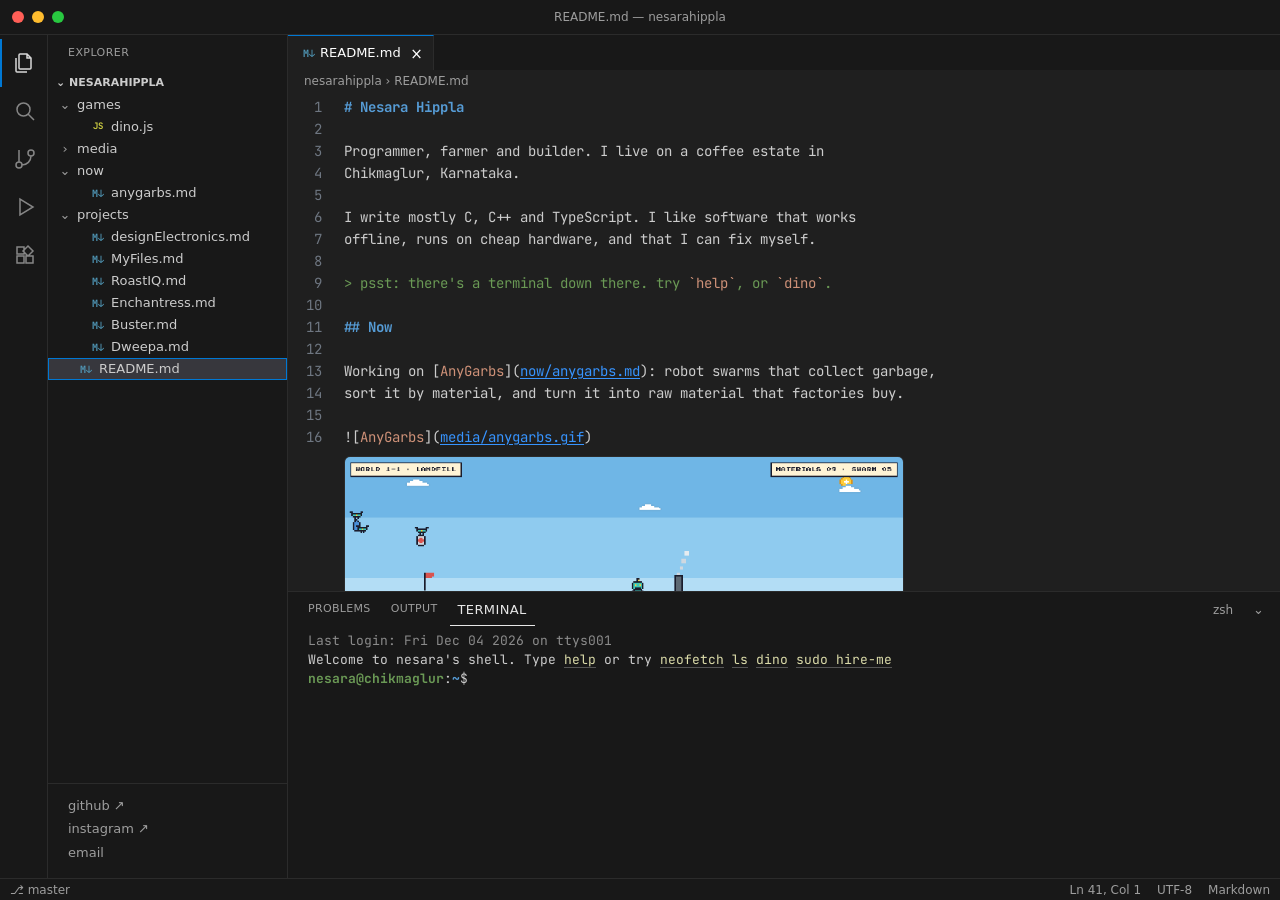
<file: index.html>
<!doctype html>
<html lang="en">
  <head>
    <meta charset="utf-8" />
    <link rel="icon" href="/favicon.ico" />
    <meta name="viewport" content="width=device-width,initial-scale=1" />
    <meta name="theme-color" content="#181818" />
    <meta
      name="description"
      content="Nesara Hippla is a founder and systems engineer in Chikmaglur, India, building AnyGarbs (AI robot swarms that turn garbage into raw materials). Shipped designElectronics, MyFiles, RoastIQ and several games in C, C++ and TypeScript."
    />
    <meta property="og:type" content="website" />
    <meta property="og:url" content="https://nesarahippla.com/" />
    <meta property="og:title" content="Nesara Hippla, founder and engineer" />
    <meta
      property="og:description"
      content="Building AnyGarbs: AI robot swarms that turn any garbage into raw materials. Previously shipped an electronics CAD app, an offline OCR document indexer and coffee-roasting telemetry."
    />
    <meta property="og:image" content="https://nesarahippla.com/logo512.png" />
    <meta name="twitter:card" content="summary" />
    <link rel="canonical" href="https://nesarahippla.com/" />
    <script type="application/ld+json">
      {
        "@context": "https://schema.org",
        "@type": "Person",
        "name": "Nesara Hippla",
        "url": "https://nesarahippla.com",
        "email": "mailto:nesara.hippla@gmail.com",
        "jobTitle": "Founder & Engineer",
        "homeLocation": { "@type": "Place", "name": "Chikmaglur, Karnataka, India" },
        "knowsAbout": [
          "Robotics",
          "Recycling",
          "C",
          "C++",
          "SDL3",
          "TypeScript",
          "Node.js",
          "PostgreSQL",
          "ESP32",
          "PCB design",
          "Game development"
        ],
        "sameAs": [
          "https://github.com/rORrEtboLt",
          "https://www.instagram.com/nesara.hippla/",
          "https://anygarbs.com"
        ]
      }
    </script>
    <link rel="preconnect" href="https://fonts.googleapis.com" />
    <link rel="preconnect" href="https://fonts.gstatic.com" crossorigin />
    <link
      href="https://fonts.googleapis.com/css2?family=Inter:wght@400;500;600;700&family=JetBrains+Mono:wght@400;500&display=swap"
      rel="stylesheet"
    />
    <link rel="apple-touch-icon" href="/logo192.png" />
    <link rel="manifest" href="/manifest.json" />
    <title>Nesara Hippla, founder and engineer building AnyGarbs</title>
    <script defer="defer" src="/static/js/main.0056b66b.js"></script>
    <link href="/static/css/main.af36d334.css" rel="stylesheet" />
  </head>
  <body>
    <noscript>
      <h1>Nesara Hippla, founder and engineer</h1>
      <p>
        I'm a programmer, builder and farmer in Chikmaglur, India. Now building
        <a href="https://anygarbs.com">AnyGarbs</a>
        : AI robot swarms that turn any garbage into raw materials.
      </p>
      <p>
        Shipped:
        <a href="https://github.com/rORrEtboLt/designElectronics">designElectronics</a>
        (electronics CAD, C++/SDL3),
        <a href="https://github.com/rORrEtboLt/MyFiles">MyFiles</a>
        (offline OCR document index, C + Node/PostgreSQL),
        <a href="https://rorretbolt.github.io/roastiq.github.io/">RoastIQ</a>
        (ESP32 roasting telemetry), and several games.
      </p>
      <p>
        <a href="mailto:nesara.hippla@gmail.com">nesara.hippla@gmail.com</a>
        ·
        <a href="https://github.com/rORrEtboLt">GitHub</a>
      </p>
    </noscript>
    <div id="root"></div>
  </body>
</html>
</file>
<file: static/css/main.af36d334.css>
body {
  -moz-osx-font-smoothing: grayscale;
  font-family:
    -apple-system,
    BlinkMacSystemFont,
    Segoe UI,
    Roboto,
    Oxygen,
    Ubuntu,
    Cantarell,
    Fira Sans,
    Droid Sans,
    Helvetica Neue,
    sans-serif;
  margin: 0;
}
code {
  font-family:
    source-code-pro,
    Menlo,
    Monaco,
    Consolas,
    Courier New,
    monospace;
}
:root {
  --bg: #fff;
  --text: #1d1d1f;
  --text-secondary: #6e6e73;
  --border: #d2d2d7;
  --surface: #f5f5f7;
  --radius: 12px;
  --max-width: 1200px;
  --page-px: 48px;
  font-synthesis: none;
}
* {
  box-sizing: border-box;
  margin: 0;
  padding: 0;
}
html {
  scroll-behavior: smooth;
}
body {
  -webkit-font-smoothing: antialiased;
  background: #fff;
  background: var(--bg);
  color: #1d1d1f;
  color: var(--text);
  font-family:
    ui-sans-serif,
    system-ui,
    -apple-system,
    Segoe UI,
    Roboto,
    Helvetica Neue,
    Arial,
    sans-serif;
  line-height: 1.5;
  text-rendering: optimizeLegibility;
}
a {
  color: inherit;
  text-decoration: none;
}
a:hover {
  text-decoration: underline;
}
img {
  display: block;
  max-width: 100%;
}
.page {
  display: flex;
  flex-direction: column;
  min-height: 100vh;
}
.page-header {
  backdrop-filter: blur(20px);
  -webkit-backdrop-filter: blur(20px);
  background: #ffffffe6;
  border-bottom: 1px solid #d2d2d7;
  border-bottom: 1px solid var(--border);
  position: sticky;
  top: 0;
  z-index: 10;
}
.page-header-inner {
  align-items: center;
  display: flex;
  height: 56px;
  justify-content: space-between;
  margin: 0 auto;
  max-width: 1200px;
  max-width: var(--max-width);
  padding: 0 48px;
  padding: 0 var(--page-px);
}
.brand {
  color: #1d1d1f;
  color: var(--text);
  font-size: 18px;
  font-weight: 600;
  letter-spacing: -0.3px;
}
.brand:hover {
  text-decoration: none;
}
.header-nav {
  display: flex;
  gap: 32px;
}
.header-nav a {
  color: #6e6e73;
  color: var(--text-secondary);
  font-size: 14px;
  transition: color 0.15s ease;
}
.header-nav a.active,
.header-nav a:hover {
  color: #1d1d1f;
  color: var(--text);
  text-decoration: none;
}
.page-main {
  flex: 1 1;
  margin: 0 auto;
  max-width: 1200px;
  max-width: var(--max-width);
  padding: 0 48px;
  padding: 0 var(--page-px);
  width: 100%;
}
.page-footer {
  border-top: 1px solid #d2d2d7;
  border-top: 1px solid var(--border);
  margin-top: auto;
  padding: 40px 48px;
  padding: 40px var(--page-px);
}
.footer-inner {
  display: flex;
  flex-direction: column;
  gap: 24px;
  margin: 0 auto;
  max-width: 1200px;
  max-width: var(--max-width);
}
.footer-links {
  display: flex;
  flex-wrap: wrap;
  gap: 24px;
}
.footer-links a {
  color: #6e6e73;
  color: var(--text-secondary);
  font-size: 13px;
}
.footer-links a:hover {
  color: #1d1d1f;
  color: var(--text);
}
.footer-copy {
  color: #6e6e73;
  color: var(--text-secondary);
  font-size: 13px;
}
.linktree {
  align-items: center;
  background: #fff;
  background: var(--bg);
  display: flex;
  justify-content: center;
  min-height: 100vh;
  padding: 48px 24px;
}
.linktree-inner {
  max-width: 520px;
  width: 100%;
}
.linktree-profile {
  margin-bottom: 40px;
  text-align: center;
}
.linktree-avatar {
  align-items: center;
  background: #1d1d1f;
  background: var(--text);
  border-radius: 50%;
  color: #fff;
  color: var(--bg);
  display: flex;
  font-size: 28px;
  font-weight: 700;
  height: 88px;
  justify-content: center;
  letter-spacing: 1px;
  margin: 0 auto 20px;
  width: 88px;
}
.linktree-name {
  color: #1d1d1f;
  color: var(--text);
  font-size: clamp(22px, 5vw, 28px);
  font-weight: 700;
  letter-spacing: -0.5px;
  margin-bottom: 6px;
}
.linktree-tagline {
  font-size: 16px;
  margin-bottom: 4px;
}
.linktree-location,
.linktree-tagline {
  color: #6e6e73;
  color: var(--text-secondary);
}
.linktree-location {
  font-size: 13px;
}
.linktree-links {
  display: flex;
  flex-direction: column;
  gap: 12px;
}
.linktree-link {
  align-items: center;
  background: #fff;
  background: var(--bg);
  border: 1px solid #d2d2d7;
  border: 1px solid var(--border);
  border-radius: 12px;
  border-radius: var(--radius);
  cursor: pointer;
  display: flex;
  flex-direction: row;
  gap: 18px;
  padding: 16px 22px;
  transition:
    background 0.15s ease,
    border-color 0.15s ease,
    transform 0.15s ease,
    box-shadow 0.15s ease;
}
.linktree-link:hover {
  background: #f5f5f7;
  background: var(--surface);
  border-color: #6e6e73;
  border-color: var(--text-secondary);
  box-shadow: 0 4px 12px #0000000f;
  text-decoration: none;
  transform: translateY(-2px);
}
.linktree-link:active {
  transform: translateY(0);
}
.linktree-link-text {
  color: #1d1d1f;
  color: var(--text);
  font-size: 15px;
  font-weight: 600;
  letter-spacing: -0.2px;
}
.linktree-link-sub {
  color: #6e6e73;
  color: var(--text-secondary);
  font-size: 13px;
}
.linktree-link--coffee {
  background: #1d1d1f;
  background: var(--text);
  border-color: #1d1d1f;
  border-color: var(--text);
}
.linktree-link--coffee:hover {
  background: #333;
  border-color: #333;
}
.linktree-link--coffee .linktree-link-text {
  color: #fff;
  color: var(--bg);
}
.linktree-link--coffee .linktree-link-sub {
  color: #ffffffb3;
}
.linktree-divider {
  background: #d2d2d7;
  background: var(--border);
  height: 1px;
  margin: 8px 0;
}
.linktree-footer {
  color: #6e6e73;
  color: var(--text-secondary);
  font-size: 13px;
  margin-top: 40px;
  text-align: center;
}
.link-icon-view {
  flex-shrink: 0;
  height: 80px;
  width: 80px;
}
@media (max-width: 420px) {
  .link-icon-view {
    height: 64px;
    width: 64px;
  }
}
.linktree-link-content {
  align-items: flex-start;
  display: flex;
  flex-direction: column;
  gap: 2px;
}
.project-grid {
  grid-gap: 20px;
  display: grid;
  gap: 20px;
  grid-template-columns: repeat(3, 1fr);
  padding: 64px 0 96px;
}
@media (max-width: 900px) {
  .project-grid {
    grid-template-columns: repeat(2, 1fr);
  }
}
@media (max-width: 580px) {
  .project-grid {
    grid-template-columns: 1fr;
  }
  :root {
    --page-px: 24px;
  }
}
.project-tile {
  cursor: pointer;
  display: block;
}
.project-tile:hover {
  text-decoration: none;
}
.project-tile:hover .tile-img img {
  filter: grayscale(0);
  transform: scale(1.03);
}
.project-tile:hover .tile-name {
  text-decoration: underline;
  text-decoration-color: #1d1d1f;
  text-decoration-color: var(--text);
}
.tile-img {
  aspect-ratio: 4/3;
  background: #f5f5f7;
  background: var(--surface);
  border-radius: 12px;
  border-radius: var(--radius);
  margin-bottom: 16px;
  overflow: hidden;
  width: 100%;
}
.tile-img img {
  filter: grayscale(100%);
  height: 100%;
  object-fit: cover;
  transition:
    filter 0.4s ease,
    transform 0.4s ease;
  width: 100%;
}
.tile-name {
  color: #1d1d1f;
  color: var(--text);
  font-size: 17px;
  font-weight: 600;
  letter-spacing: -0.3px;
  margin-bottom: 4px;
}
.tile-desc {
  color: #6e6e73;
  color: var(--text-secondary);
  font-size: 14px;
  line-height: 1.4;
}
.work-hero-figure {
  margin: 48px 0 56px;
}
.work-hero {
  aspect-ratio: 16/7;
  border-radius: 12px;
  border-radius: var(--radius);
  object-fit: cover;
  width: 100%;
}
.work-img-caption {
  color: #6e6e73;
  color: var(--text-secondary);
  font-size: 13px;
  font-style: italic;
  margin-top: 8px;
  text-align: center;
}
.work-gallery-figure {
  display: flex;
  flex-direction: column;
}
.work-header {
  margin-bottom: 48px;
  max-width: 680px;
}
.work-title {
  color: #1d1d1f;
  color: var(--text);
  font-size: clamp(28px, 5vw, 40px);
  font-weight: 700;
  letter-spacing: -0.5px;
  margin-bottom: 12px;
}
.work-tagline {
  color: #6e6e73;
  color: var(--text-secondary);
  font-size: 18px;
  line-height: 1.5;
}
.work-story {
  color: #1d1d1f;
  color: var(--text);
  font-size: 17px;
  line-height: 1.7;
  margin-bottom: 56px;
  max-width: 680px;
}
.work-story p + p {
  margin-top: 16px;
}
.work-gallery {
  grid-gap: 16px;
  display: grid;
  gap: 16px;
  grid-template-columns: repeat(3, 1fr);
  margin-bottom: 56px;
}
@media (max-width: 680px) {
  .work-gallery {
    grid-template-columns: 1fr;
  }
}
.work-gallery img {
  aspect-ratio: 4/3;
  border-radius: 12px;
  border-radius: var(--radius);
  object-fit: cover;
  width: 100%;
}
.work-videos {
  margin-bottom: 56px;
}
.work-videos-title {
  color: #6e6e73;
  color: var(--text-secondary);
  font-size: 15px;
  font-weight: 600;
  letter-spacing: 0.06em;
  margin-bottom: 20px;
  text-transform: uppercase;
}
.work-video-grid {
  grid-gap: 16px;
  display: grid;
  gap: 16px;
  grid-template-columns: repeat(3, 1fr);
}
@media (max-width: 680px) {
  .work-video-grid {
    grid-template-columns: 1fr;
  }
}
.video-card {
  display: flex;
  flex-direction: column;
}
.video-card-inner {
  aspect-ratio: 4/3;
  background: #111;
  border-radius: 12px;
  border-radius: var(--radius);
  cursor: pointer;
  overflow: hidden;
  position: relative;
}
.video-card-player {
  display: block;
  height: 100%;
  object-fit: cover;
  transition: transform 0.4s ease;
  width: 100%;
}
.video-card-inner:hover .video-card-player {
  transform: scale(1.03);
}
.video-card-overlay {
  align-items: center;
  display: flex;
  inset: 0;
  justify-content: center;
  position: absolute;
  transition: opacity 0.25s ease;
}
.video-card-overlay--hidden {
  opacity: 0;
}
.video-play-icon {
  filter: drop-shadow(0 2px 8px rgba(0, 0, 0, 0.4));
  height: 48px;
  width: 48px;
}
.work-closing {
  border-bottom: 1px solid #d2d2d7;
  border-bottom: 1px solid var(--border);
  border-top: 1px solid #d2d2d7;
  border-top: 1px solid var(--border);
  margin-bottom: 40px;
  max-width: 600px;
  padding: 32px 0;
}
.work-closing p {
  color: #6e6e73;
  color: var(--text-secondary);
  font-size: 17px;
  font-style: italic;
  line-height: 1.6;
}
.work-contact {
  margin-bottom: 48px;
}
.work-contact p {
  color: #6e6e73;
  color: var(--text-secondary);
  font-size: 15px;
  margin-bottom: 12px;
}
.work-contact a {
  color: #1d1d1f;
  color: var(--text);
  font-size: 15px;
  text-decoration: underline;
  text-underline-offset: 3px;
}
.back-link,
.work-contact a {
  align-items: center;
  display: inline-flex;
  gap: 6px;
}
.back-link {
  color: #6e6e73;
  color: var(--text-secondary);
  font-size: 14px;
  margin-bottom: 64px;
  transition: color 0.15s ease;
}
.back-link:hover {
  color: #1d1d1f;
  color: var(--text);
  text-decoration: none;
}
.admin-page {
  background: #fff;
  background: var(--bg);
  min-height: 100vh;
  padding: 48px;
  padding: 48px var(--page-px);
}
.admin-inner {
  margin: 0 auto;
  max-width: 640px;
}
.admin-title {
  font-size: 28px;
  font-weight: 700;
  margin-bottom: 32px;
}
.admin-token-section {
  background: #f5f5f7;
  background: var(--surface);
  border-radius: 12px;
  border-radius: var(--radius);
  margin-bottom: 40px;
  padding: 20px;
}
.admin-token-hint {
  color: #6e6e73;
  color: var(--text-secondary);
  font-size: 14px;
  line-height: 1.5;
  margin-bottom: 12px;
}
.admin-token-hint a {
  color: #1d1d1f;
  color: var(--text);
  text-decoration: underline;
}
.admin-token-row {
  display: flex;
  gap: 8px;
}
.admin-token-input {
  background: #fff;
  background: var(--bg);
  border: 1px solid #d2d2d7;
  border: 1px solid var(--border);
  border-radius: 8px;
  color: #1d1d1f;
  color: var(--text);
  flex: 1 1;
  font-size: 14px;
  padding: 10px 14px;
}
.admin-token-save {
  background: #1d1d1f;
  background: var(--text);
  border: none;
  border-radius: 8px;
  color: #fff;
  color: var(--bg);
  cursor: pointer;
  font-size: 14px;
  font-weight: 600;
  padding: 10px 20px;
}
.admin-token-save:disabled {
  cursor: default;
  opacity: 0.4;
}
.admin-token-saved {
  align-items: center;
  color: #1d1d1f;
  color: var(--text);
  display: flex;
  font-size: 14px;
  justify-content: space-between;
}
.admin-token-clear {
  background: none;
  border: 1px solid #d2d2d7;
  border: 1px solid var(--border);
  border-radius: 6px;
  color: #6e6e73;
  color: var(--text-secondary);
  cursor: pointer;
  font-size: 13px;
  padding: 4px 12px;
}
.admin-project-section {
  margin-bottom: 40px;
}
.admin-project-name {
  font-size: 18px;
  font-weight: 600;
  margin-bottom: 16px;
}
.admin-slots {
  grid-gap: 12px;
  display: grid;
  gap: 12px;
  grid-template-columns: 1fr 1fr;
}
@media (max-width: 480px) {
  .admin-slots {
    grid-template-columns: 1fr;
  }
}
.upload-slot {
  -webkit-tap-highlight-color: transparent;
  align-items: center;
  border: 1.5px dashed #d2d2d7;
  border: 1.5px dashed var(--border);
  border-radius: 12px;
  border-radius: var(--radius);
  cursor: pointer;
  display: flex;
  gap: 14px;
  padding: 14px;
  transition:
    border-color 0.2s,
    background 0.2s;
  -webkit-user-select: none;
  user-select: none;
}
.upload-slot:active {
  background: #f5f5f7;
  background: var(--surface);
}
.upload-slot--done {
  background: #f0fff4;
  border-color: #34c759;
  border-style: solid;
}
.upload-slot--error {
  background: #fff5f5;
  border-color: #ff3b30;
}
.upload-slot--uploading {
  cursor: default;
  opacity: 0.7;
}
.upload-slot-preview {
  object-fit: cover;
}
.upload-slot-icon,
.upload-slot-preview {
  border-radius: 8px;
  flex-shrink: 0;
  height: 48px;
  width: 48px;
}
.upload-slot-icon {
  align-items: center;
  background: #f5f5f7;
  background: var(--surface);
  display: flex;
  font-size: 22px;
  justify-content: center;
}
.upload-slot--done .upload-slot-icon {
  background: #34c759;
  color: #fff;
  font-size: 20px;
  font-weight: 700;
}
.upload-slot--error .upload-slot-icon {
  background: #ff3b30;
  color: #fff;
  font-size: 20px;
  font-weight: 700;
}
.upload-slot-info {
  display: flex;
  flex-direction: column;
  gap: 2px;
  overflow: hidden;
}
.upload-slot-label {
  color: #1d1d1f;
  color: var(--text);
  font-size: 13px;
  font-weight: 500;
}
.upload-slot-filename,
.upload-slot-label {
  overflow: hidden;
  text-overflow: ellipsis;
  white-space: nowrap;
}
.upload-slot-filename {
  color: #6e6e73;
  color: var(--text-secondary);
  font-family: ui-monospace, monospace;
  font-size: 11px;
}
.upload-spinner {
  animation: spin 0.7s linear infinite;
  border: 2px solid #d2d2d7;
  border-top-color: #1d1d1f;
  border: 2px solid var(--border);
  border-radius: 50%;
  border-top-color: var(--text);
  display: block;
  height: 20px;
  width: 20px;
}
@keyframes spin {
  to {
    transform: rotate(1turn);
  }
}
.admin-locked-note {
  color: #6e6e73;
  color: var(--text-secondary);
  font-size: 13px;
  margin-top: 16px;
  text-align: center;
}
.about-layout {
  grid-gap: 80px;
  align-items: start;
  display: grid;
  gap: 80px;
  grid-template-columns: 1fr 340px;
  padding: 64px 0 96px;
}
@media (max-width: 860px) {
  .about-layout {
    gap: 48px;
    grid-template-columns: 1fr;
  }
}
.about-bio {
  color: #1d1d1f;
  color: var(--text);
  font-size: 17px;
  line-height: 1.75;
}
.about-bio p + p {
  margin-top: 16px;
}
.about-bio h2 {
  color: #1d1d1f;
  color: var(--text);
  font-size: 22px;
  font-weight: 600;
  letter-spacing: -0.3px;
  margin: 40px 0 12px;
}
.about-sidebar {
  display: flex;
  flex-direction: column;
  gap: 32px;
  position: sticky;
  top: 80px;
}
.about-card {
  border: 1px solid #d2d2d7;
  border: 1px solid var(--border);
  border-radius: 12px;
  border-radius: var(--radius);
  padding: 24px;
}
.about-card h3 {
  color: #6e6e73;
  color: var(--text-secondary);
  font-size: 13px;
  letter-spacing: 0.06em;
  margin-bottom: 14px;
  text-transform: uppercase;
}
.about-card ul {
  display: flex;
  flex-direction: column;
  gap: 10px;
  list-style: none;
}
.about-card li {
  font-size: 14px;
}
.about-card a,
.about-card li {
  color: #1d1d1f;
  color: var(--text);
}
.about-card a {
  text-decoration: underline;
  text-underline-offset: 3px;
}
.about-card a:hover {
  text-decoration: none;
}
@media (max-width: 860px) {
  .about-sidebar {
    position: static;
  }
}
.enchantress-page {
  max-width: 680px;
  padding: 64px 0 96px;
}
.enchantress-page h1 {
  color: #1d1d1f;
  color: var(--text);
  font-size: clamp(28px, 5vw, 40px);
  font-weight: 700;
  letter-spacing: -0.5px;
  margin-bottom: 8px;
}
.enchantress-subtitle {
  color: #6e6e73;
  color: var(--text-secondary);
  font-size: 15px;
  margin-bottom: 40px;
}
.enchantress-tagline {
  color: #6e6e73;
  color: var(--text-secondary);
  font-size: 18px;
  margin-bottom: 32px;
}
.enchantress-hero-text {
  color: #1d1d1f;
  color: var(--text);
  font-size: 20px;
  line-height: 1.6;
  margin-bottom: 48px;
}
.enchantress-page section {
  margin-bottom: 40px;
}
.enchantress-page h2 {
  font-size: 22px;
  letter-spacing: -0.3px;
  margin-bottom: 12px;
}
.enchantress-page h2,
.enchantress-page h3 {
  color: #1d1d1f;
  color: var(--text);
  font-weight: 600;
}
.enchantress-page h3 {
  font-size: 17px;
  margin: 20px 0 8px;
}
.enchantress-page p {
  color: #1d1d1f;
  color: var(--text);
  font-size: 17px;
  line-height: 1.75;
  margin-bottom: 12px;
}
.enchantress-page a {
  color: #1d1d1f;
  color: var(--text);
  text-decoration: underline;
  text-underline-offset: 3px;
}
.enchantress-features {
  display: flex;
  flex-direction: column;
  gap: 10px;
  list-style: none;
  padding: 0;
}
.enchantress-features li {
  color: #1d1d1f;
  color: var(--text);
  font-size: 17px;
  line-height: 1.5;
  padding-left: 20px;
  position: relative;
}
.enchantress-features li:before {
  color: #6e6e73;
  color: var(--text-secondary);
  content: "\2022";
  left: 0;
  position: absolute;
}
.vs {
  --vs-bg: #1f1f1f;
  --vs-side: #181818;
  --vs-bar: #181818;
  --vs-border: #2b2b2b;
  --vs-text: #ccc;
  --vs-muted: #9d9d9d;
  --vs-ln: #6e7681;
  --vs-select: #37373d;
  --vs-accent: #0078d4;
  --vs-mono: "JetBrains Mono", Menlo, Monaco, Consolas, "Courier New", monospace;
  --vs-ui: -apple-system, BlinkMacSystemFont, "Segoe UI", system-ui, sans-serif;
  background: var(--vs-bg);
  color: var(--vs-text);
  display: flex;
  flex-direction: column;
  font-family: var(--vs-ui);
  font-size: 13px;
  inset: 0;
  position: fixed;
}
body:has(.vs) {
  background: #1f1f1f;
}
.vs button {
  background: none;
  border: 0;
  color: inherit;
  cursor: pointer;
  font: inherit;
}
.vs-titlebar {
  align-items: center;
  background: var(--vs-bar);
  border-bottom: 1px solid var(--vs-border);
  display: flex;
  flex: none;
  height: 35px;
  justify-content: center;
  position: relative;
}
.vs-lights {
  display: flex;
  gap: 8px;
  left: 12px;
  position: absolute;
}
.vs-lights i {
  background: #ff5f57;
  border-radius: 50%;
  height: 12px;
  width: 12px;
}
.vs-lights i:nth-child(2) {
  background: #febc2e;
}
.vs-lights i:nth-child(3) {
  background: #28c840;
}
.vs-menu {
  display: none;
  font-size: 16px;
  left: 8px;
  padding: 4px 8px;
  position: absolute;
}
.vs-title {
  color: var(--vs-muted);
  font-size: 12px;
}
.vs-body {
  display: flex;
  flex: 1 1;
  min-height: 0;
  position: relative;
}
.vs-activity {
  background: var(--vs-side);
  border-right: 1px solid var(--vs-border);
  flex: none;
  padding-top: 4px;
  width: 48px;
}
.vs-activity-item {
  align-items: center;
  border-left: 2px solid #0000;
  color: #868686;
  display: flex;
  height: 48px;
  justify-content: center;
}
.vs-activity-item.active {
  border-left-color: var(--vs-accent);
  color: #d7d7d7;
}
.vs-sidebar {
  background: var(--vs-side);
  border-right: 1px solid var(--vs-border);
  display: flex;
  flex: none;
  flex-direction: column;
  overflow-y: auto;
  width: 240px;
}
.vs-sidebar-title {
  color: var(--vs-muted);
  font-size: 11px;
  letter-spacing: 0.04em;
  padding: 10px 20px;
}
.vs-tree-root {
  font-size: 11px;
  font-weight: 700;
  padding: 3px 8px;
}
.vs-tree-row {
  align-items: center;
  border: 1px solid #0000 !important;
  display: flex;
  gap: 4px;
  height: 22px;
  text-align: left;
  white-space: nowrap;
  width: 100%;
}
.vs-tree-row:hover {
  background: #2a2d2e !important;
}
.vs-tree-row.selected {
  background: var(--vs-select) !important;
  border-color: var(--vs-accent) !important;
}
.vs-chevron {
  color: var(--vs-muted);
  width: 16px;
}
.vs-chevron,
.vs-icon {
  flex: none;
  text-align: center;
}
.vs-icon {
  font-family: var(--vs-mono);
  font-size: 10px;
  font-weight: 700;
  width: 18px;
}
.vs-icon-md {
  color: #519aba;
}
.vs-icon-img {
  color: #a074c4;
  font-size: 12px;
}
.vs-icon-vid {
  color: #f14c4c;
  font-size: 9px;
}
.vs-icon-js {
  color: #cbcb41;
  font-size: 9px;
}
.vs-sidebar-links {
  border-top: 1px solid var(--vs-border);
  display: flex;
  flex-direction: column;
  gap: 4px;
  margin-top: auto;
  padding: 12px 20px 16px;
}
.vs-sidebar-links a {
  color: var(--vs-muted);
  text-decoration: none;
}
.vs-sidebar-links a:hover {
  color: var(--vs-text);
}
.vs-main {
  display: flex;
  flex: 1 1;
  flex-direction: column;
  min-width: 0;
}
.vs-tabs {
  background: var(--vs-side);
  display: flex;
  flex: none;
  height: 35px;
  overflow-x: auto;
  scrollbar-width: none;
}
.vs-tab {
  align-items: center;
  border-right: 1px solid var(--vs-border);
  border-top: 1px solid #0000;
  color: var(--vs-muted);
  cursor: pointer;
  display: flex;
  gap: 2px;
  padding: 0 6px 0 12px;
  -webkit-user-select: none;
  user-select: none;
  white-space: nowrap;
}
.vs-tab.active {
  background: var(--vs-bg);
  border-top-color: var(--vs-accent);
  color: #fff;
}
.vs-tab-close {
  border-radius: 4px;
  font-size: 15px !important;
  height: 20px;
  line-height: 1;
  margin-left: 4px;
  opacity: 0;
  width: 20px;
}
.vs-tab.active .vs-tab-close,
.vs-tab:hover .vs-tab-close {
  opacity: 1;
}
.vs-tab-close:hover {
  background: #3c3c3c !important;
}
.vs-breadcrumbs {
  color: var(--vs-muted);
  flex: none;
  font-size: 12px;
  padding: 2px 16px 6px;
}
.vs-editor {
  flex: 1 1;
  font-family: var(--vs-mono);
  font-size: 14px;
  line-height: 22px;
  min-height: 0;
  overflow: auto;
}
.vs-lines {
  padding-bottom: 40px;
}
.vs-line {
  display: flex;
}
.vs-ln {
  color: var(--vs-ln);
  flex: none;
  padding-right: 22px;
  text-align: right;
  -webkit-user-select: none;
  user-select: none;
  width: 56px;
}
.vs-line:hover .vs-ln {
  color: #ccc;
}
.vs-code {
  flex: 1 1;
  min-width: 0;
  overflow-wrap: anywhere;
  padding-right: 24px;
  white-space: pre-wrap;
}
.md-heading {
  font-weight: 700;
}
.md-heading,
.md-heading-mark {
  color: #569cd6;
}
.md-list {
  color: #6796e6;
}
.md-quote {
  color: #6a9955;
}
.md-code {
  color: #ce9178;
}
.md-bold {
  color: #569cd6;
  font-weight: 700;
}
.md-punct {
  color: var(--vs-text);
}
.md-link {
  color: inherit;
  text-decoration: none;
}
.md-link-text {
  color: #ce9178;
}
.md-link-url {
  color: #3794ff;
  text-decoration: underline;
  text-underline-offset: 2px;
}
.md-link:hover .md-link-text {
  text-decoration: underline;
}
.md-media {
  display: block;
  margin: 8px 0 14px;
}
.md-media img,
.md-media video {
  border: 1px solid var(--vs-border);
  border-radius: 6px;
  cursor: zoom-in;
  display: block;
  image-rendering: auto;
  max-height: 380px;
  max-width: min(100%, 560px);
}
.vs-preview {
  align-items: center;
  background-color: #1a1a1a;
  background-image:
    linear-gradient(45deg, #222 25%, #0000 0), linear-gradient(-45deg, #222 25%, #0000 0),
    linear-gradient(45deg, #0000 75%, #222 0), linear-gradient(-45deg, #0000 75%, #222 0);
  background-position:
    0 0,
    0 10px,
    10px -10px,
    -10px 0;
  background-size: 20px 20px;
  display: flex;
  flex-direction: column;
  gap: 12px;
  justify-content: center;
  min-height: 100%;
  padding: 24px;
}
.vs-preview img,
.vs-preview video {
  box-shadow: 0 8px 32px #00000080;
  max-height: 70vh;
  max-width: 100%;
}
.vs-preview-caption {
  color: var(--vs-muted);
  font-family: var(--vs-ui);
  font-size: 13px;
  margin: 0;
}
.vs-game {
  padding: 16px 24px;
}
.vs-game-cmd {
  color: var(--vs-muted);
  margin-bottom: 6px;
}
.vs-game-note {
  margin: 6px 0;
}
.vs-game-canvas {
  background: #1b1b1b;
  border: 1px solid var(--vs-border);
  border-radius: 6px;
  cursor: pointer;
  display: block;
  height: 260px;
  max-width: 900px;
  touch-action: manipulation;
  width: 100%;
}
.vs-panel {
  background: var(--vs-side);
  border-top: 1px solid var(--vs-border);
  display: flex;
  flex: none;
  flex-direction: column;
}
.vs-panel.open {
  height: 34%;
  min-height: 180px;
}
.vs-panel-head {
  align-items: center;
  display: flex;
  flex: none;
  gap: 4px;
  height: 35px;
  padding: 0 8px 0 12px;
}
.vs-panel-tab {
  border-bottom: 1px solid #0000 !important;
  color: var(--vs-muted);
  font-size: 11px;
  letter-spacing: 0.03em;
  padding: 6px 8px;
}
.vs-panel-tab.active {
  border-bottom-color: #e7e7e7 !important;
  color: #e7e7e7;
}
.vs-panel-spacer {
  flex: 1 1;
}
.vs-panel-shell {
  color: var(--vs-muted);
  font-size: 12px;
  margin-right: 8px;
}
.vs-panel-toggle {
  color: var(--vs-muted) !important;
  font-size: 14px;
  padding: 2px 8px;
}
.vs-panel-body {
  display: flex;
  flex: 1 1;
  min-height: 0;
}
.vs-panel-body[hidden] {
  display: none;
}
.t-body {
  color: #ccc;
  cursor: text;
  flex: 1 1;
  font-family: var(--vs-mono);
  font-size: 13px;
  line-height: 19px;
  overflow-y: auto;
  padding: 4px 20px 12px;
}
.t-line {
  min-height: 19px;
  overflow-wrap: anywhere;
  white-space: pre-wrap;
}
.t-input-line {
  display: flex;
  white-space: pre;
}
.t-input {
  background: #0000;
  border: 0;
  caret-color: #ccc;
  color: inherit;
  flex: 1 1;
  font: inherit;
  min-width: 0;
  outline: 0;
  padding: 0;
}
.t-user {
  color: #6a9955;
  font-weight: 700;
}
.t-path {
  color: #569cd6;
  font-weight: 700;
}
.t-dim {
  color: #8b8b8b;
}
.t-ok {
  color: #6a9955;
}
.t-key {
  color: #569cd6;
  font-weight: 700;
}
.vs .t-cmd,
.vs .t-dir,
.vs .t-file {
  cursor: pointer;
  font: inherit;
  padding: 0;
  text-decoration: underline;
  text-decoration-color: #555;
  text-underline-offset: 3px;
}
.vs .t-cmd {
  color: #dcdcaa;
}
.vs .t-file {
  color: #ccc;
}
.t-dir-static,
.vs .t-dir {
  color: #569cd6;
  font-weight: 700;
}
.vs .t-cmd:hover,
.vs .t-dir:hover,
.vs .t-file:hover {
  text-decoration-color: initial;
}
.t-ls {
  gap: 4px 20px;
}
.t-ls,
.t-neofetch {
  display: flex;
  flex-wrap: wrap;
}
.t-neofetch {
  gap: 24px;
  padding: 6px 0;
}
.t-art {
  color: #ce9178;
  font: inherit;
  margin: 0;
}
.t-swatches {
  display: flex;
  margin-top: 6px;
}
.t-swatches i {
  height: 14px;
  width: 22px;
}
.vs-status {
  align-items: center;
  background: var(--vs-bar);
  border-top: 1px solid var(--vs-border);
  color: var(--vs-muted);
  display: flex;
  flex: none;
  font-size: 12px;
  height: 22px;
  justify-content: space-between;
  padding: 0 10px;
}
.vs-status-right {
  display: flex;
  gap: 16px;
}
@media (max-width: 800px) {
  .vs-activity,
  .vs-lights {
    display: none;
  }
  .vs-menu {
    display: block;
  }
  .vs-sidebar {
    box-shadow: 8px 0 24px #00000080;
    inset: 0 auto 0 0;
    position: absolute;
    width: min(280px, 85vw);
    z-index: 2;
  }
  .vs-editor {
    font-size: 13px;
    line-height: 20px;
  }
  .vs-ln {
    padding-right: 12px;
    width: 36px;
  }
  .vs-code {
    padding-right: 16px;
  }
  .vs-hide-mobile,
  .vs-status-right span:not(:last-child) {
    display: none;
  }
  .vs-panel.open {
    height: 42%;
  }
  .t-body {
    font-size: 12px;
    padding: 4px 12px 12px;
  }
  .t-input {
    font-size: 16px;
  }
  .vs-game {
    padding: 12px;
  }
}
</file>
